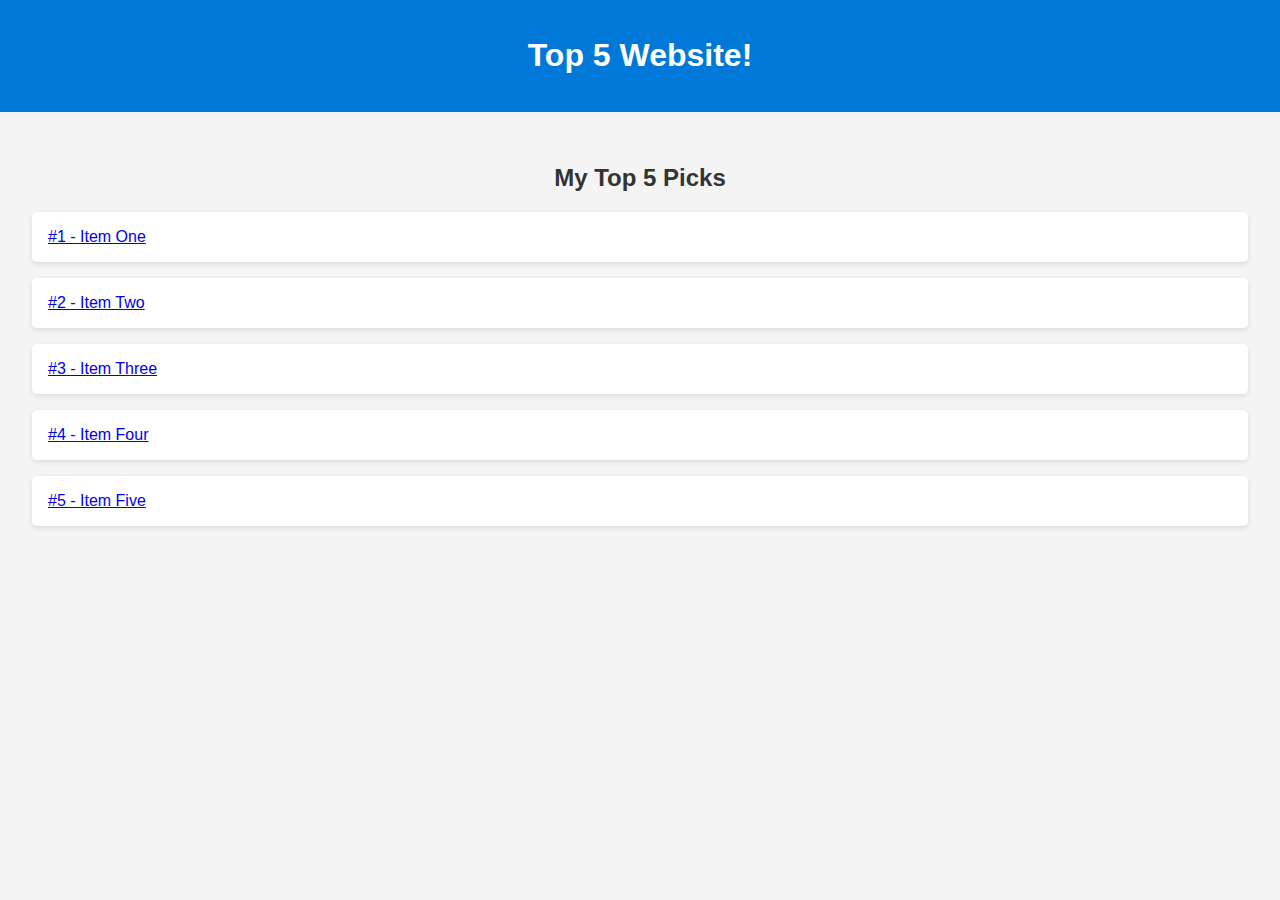
<file: Index.html>
<!DOCTYPE html>
<html lang="en">
<head>
    <meta charset="UTF-8">
    <meta name="viewport" content="width=device-width, initial-scale=1.0">
    <link href="MainPage.css" rel="stylesheet" href="styles.css">
    <title>Top 5</title>
</head>
<body>
    <header>
        <h1>Top 5 Website!</h1>
    </header>
    <main>
        <h2>My Top 5 Picks</h2>
        <ul>
            <li><a href="Item1.html" target="_blank">#1 - Item One</a></li>
            <li><a href="Item2.html" target="_blank">#2 - Item Two</a></li>
            <li><a href="Item3.html" target="_blank">#3 - Item Three</a></li>
            <li><a href="Item4.html" target="_blank">#4 - Item Four</a></li>
            <li><a href="Item5.html" target="_blank">#5 - Item Five</a></li>
        </ul>
    </main>
</body>
</html>
</file>
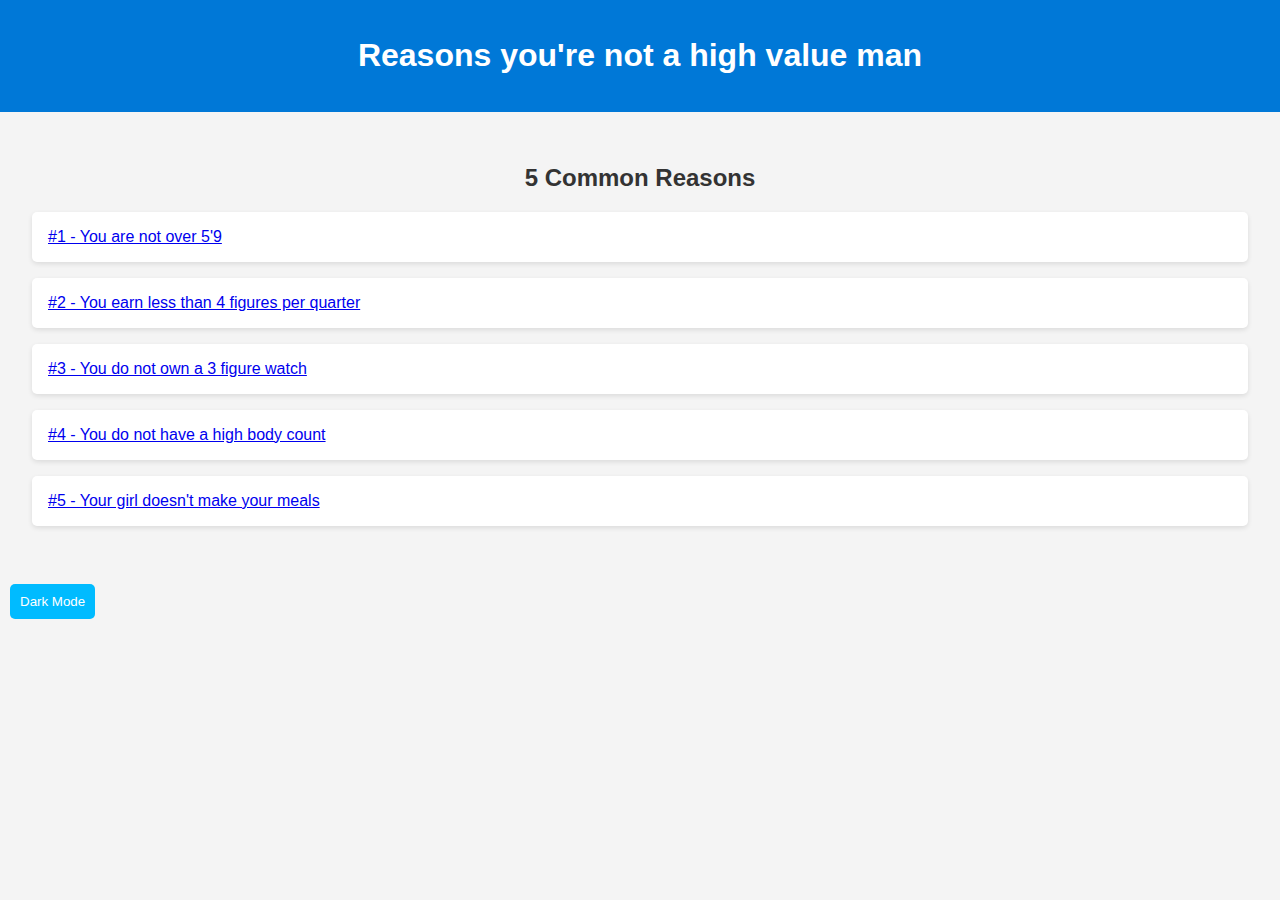
<file: index.html>
<!DOCTYPE html>
<html lang="en">
<head>
    <meta charset="UTF-8">
    <meta name="viewport" content="width=device-width, initial-scale=1.0">
    <link href="MainPage.css" rel="stylesheet">
    <title>How to be a high value man</title>
</head>
<body>
    <header>
        <h1>Reasons you're not a high value man</h1>
    </header>
    <main>
        <h2>5 Common Reasons</h2>
        <ul>
            <li><a href="Item1.html">#1 - You are not over 5'9</a></li>
            <li><a href="Item2.html">#2 - You earn less than 4 figures per quarter</a></li>
            <li><a href="Item3.html">#3 - You do not own a 3 figure watch</a></li>
            <li><a href="Item4.html">#4 - You do not have a high body count</a></li>
            <li><a href="Item5.html">#5 - Your girl doesn't make your meals</a></li>
        </ul>
    </main>
    <button id="darkModeToggle" style="margin: 10px; padding: 10px; background-color: #00bbff; color: white; border: none; border-radius: 5px; cursor: pointer;">Dark Mode</button>
    <script>
        const toggleButton = document.getElementById('darkModeToggle');

        if (localStorage.getItem('dark-mode') === 'enabled') {
            document.body.classList.add('dark-mode');
        }
    
        toggleButton.addEventListener('click', () => {
            document.body.classList.toggle('dark-mode');
            if (document.body.classList.contains('dark-mode')) {
                localStorage.setItem('dark-mode', 'enabled');
            } else {
                localStorage.setItem('dark-mode', 'disabled');
            }
        });
    </script>
</body>
</html>
</file>
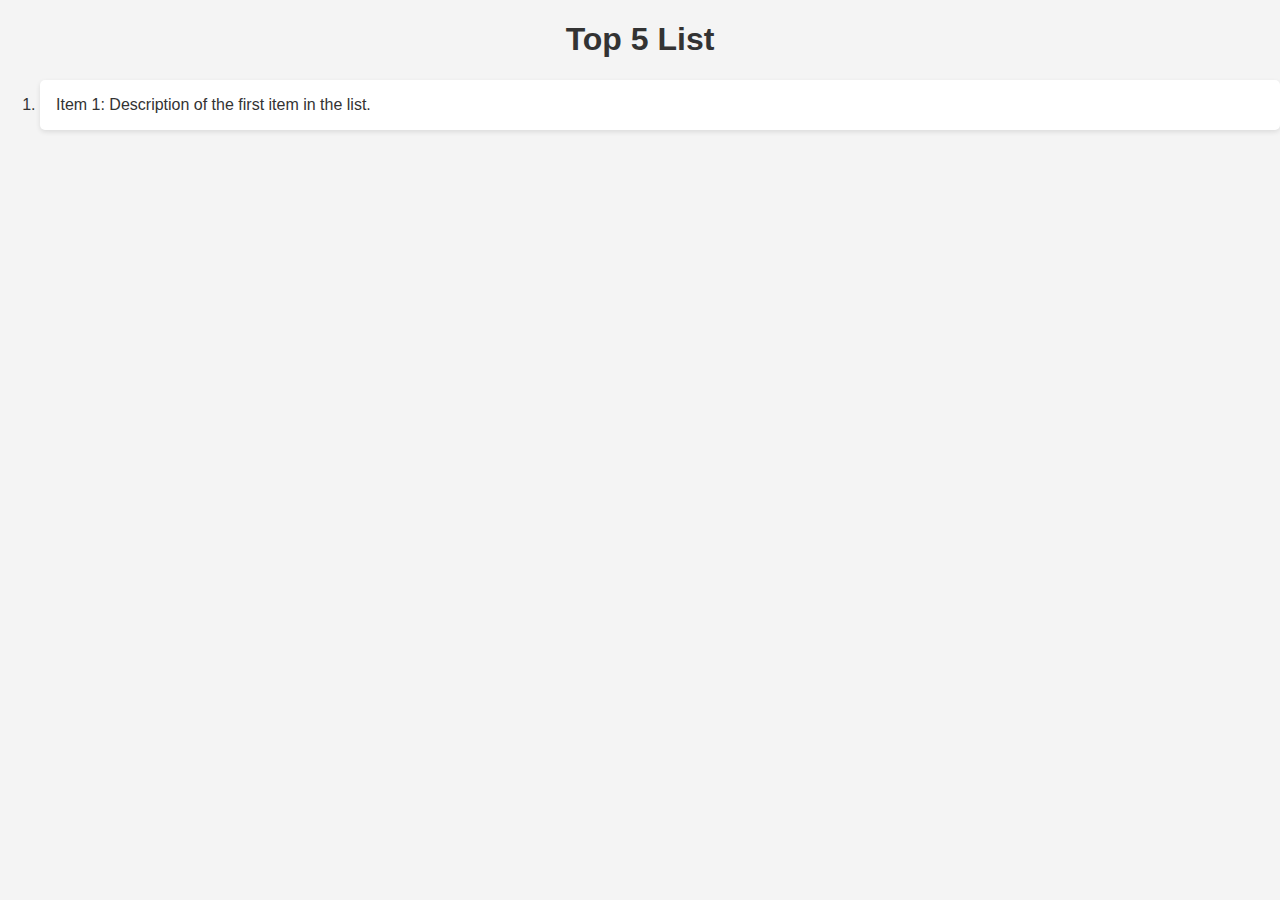
<file: Item1.html>
<!DOCTYPE html>
<html lang="en">
<head>
    <meta charset="UTF-8">
    <meta name="viewport" content="width=device-width, initial-scale=1.0">
    <link href="MainPage.css" rel="stylesheet" href="styles.css">
    <title>Top 5 List - Item 1</title>
</head>
<body>
    <h1>Top 5 List</h1>
    <ol>
        <li>Item 1: Description of the first item in the list.</li>
    </ol>
</body>
</html>
</file>
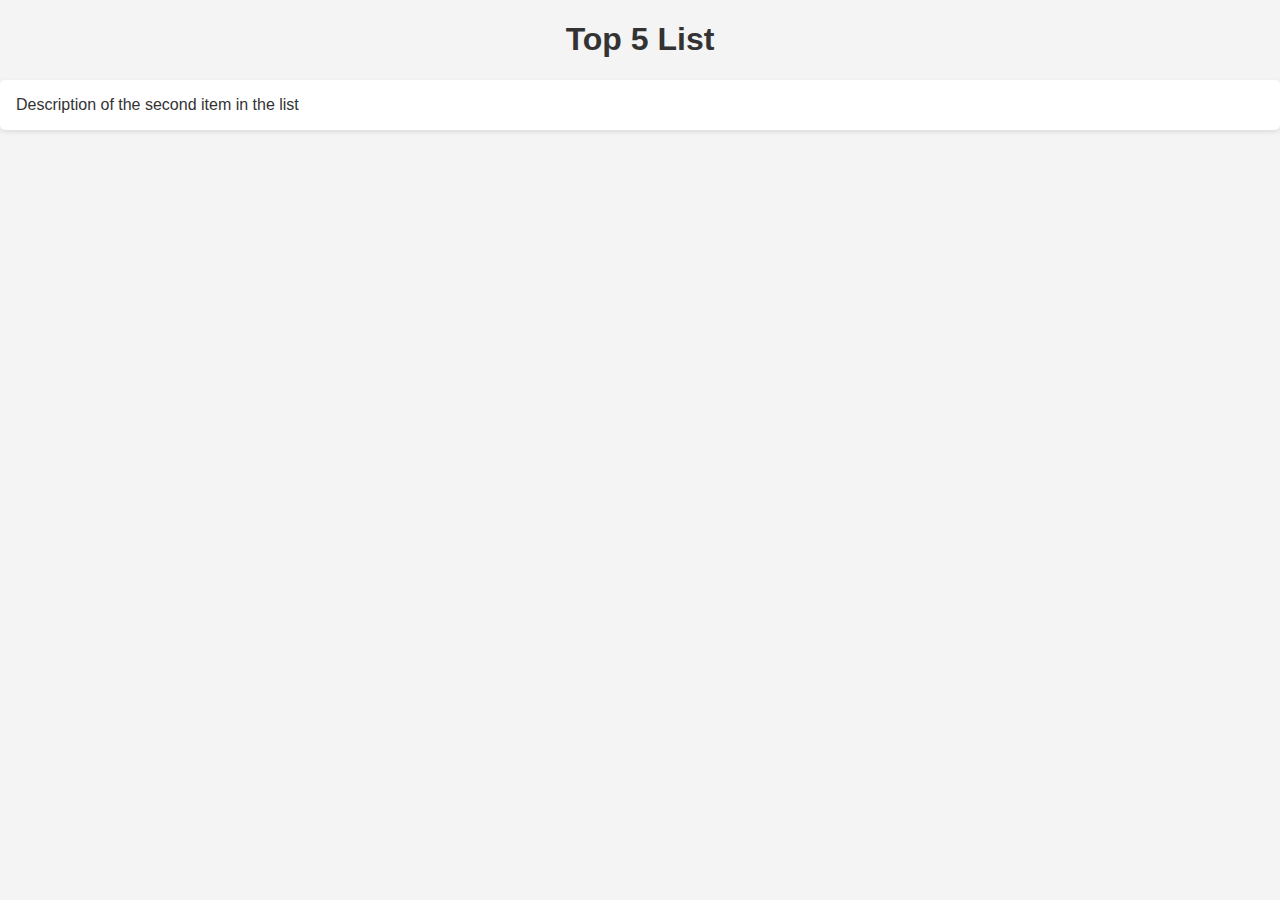
<file: Item2.html>
<!DOCTYPE html>
<html lang="en">
<head>
    <meta charset="UTF-8">
    <meta name="viewport" content="width=device-width, initial-scale=1.0">
    <link href="MainPage.css" rel="stylesheet">
    <title>Top 5 List - Item 2</title>
</head>
<body>
    <h1>Top 5 List</h1>
    <p>Description of the second item in the list</p>
</body>
</html>
</file>
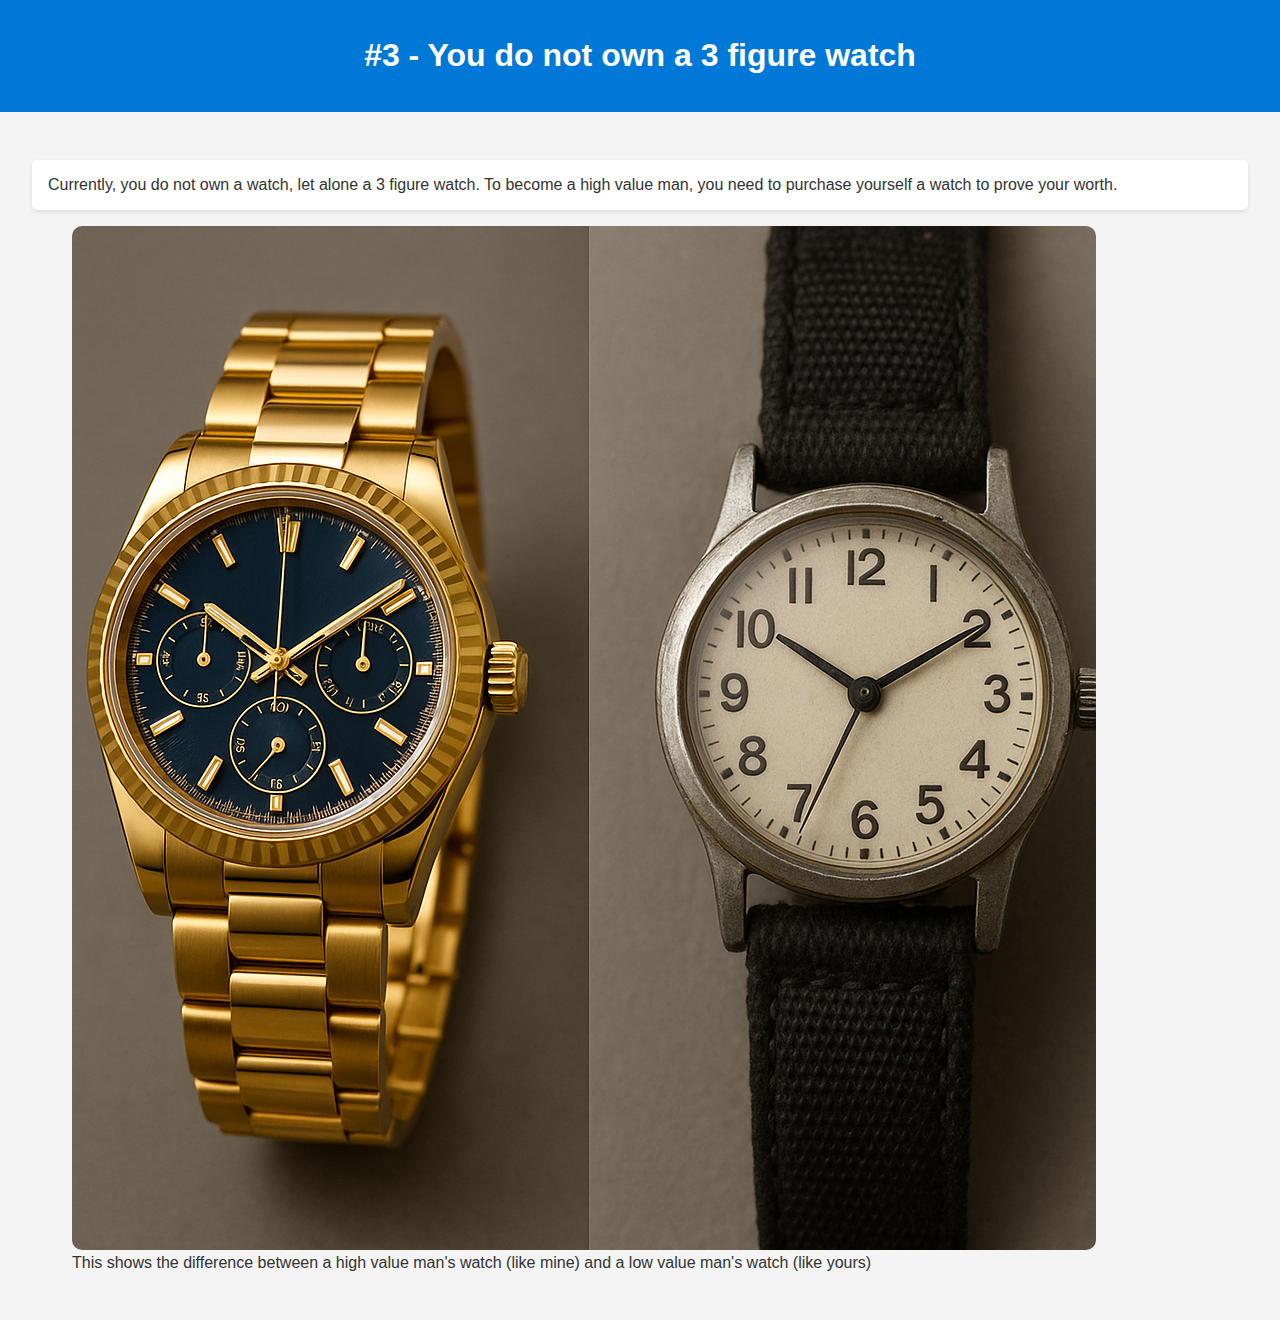
<file: Item3.html>
<!DOCTYPE html>
<html lang="en">
<head>
    <meta charset="UTF-8">
    <meta name="viewport" content="width=device-width, initial-scale=1.0">
    <link href="MainPage.css" rel="stylesheet">
    <title>Reason 3 - You do not own a 3 figure watch</title>
</head>
<body>
    <header>
        <h1>#3 - You do not own a 3 figure watch</h1>
    </header>
    <main>
        <p>Currently, you do not own a watch, let alone a 3 figure watch. To become a high value man, you need to purchase yourself a watch to prove your worth.</p>
        
        <figure>
            <img src="Image-number-3.jpg" alt="High value man's watch vs low value man's watch" style="max-width: 100%; height: auto; border-radius: 10px;">
            <figcaption>This shows the difference between a high value man's watch (like mine) and a low value man's watch (like yours)</figcaption>
        </figure>
    </main>
</body>
</html>
</file>
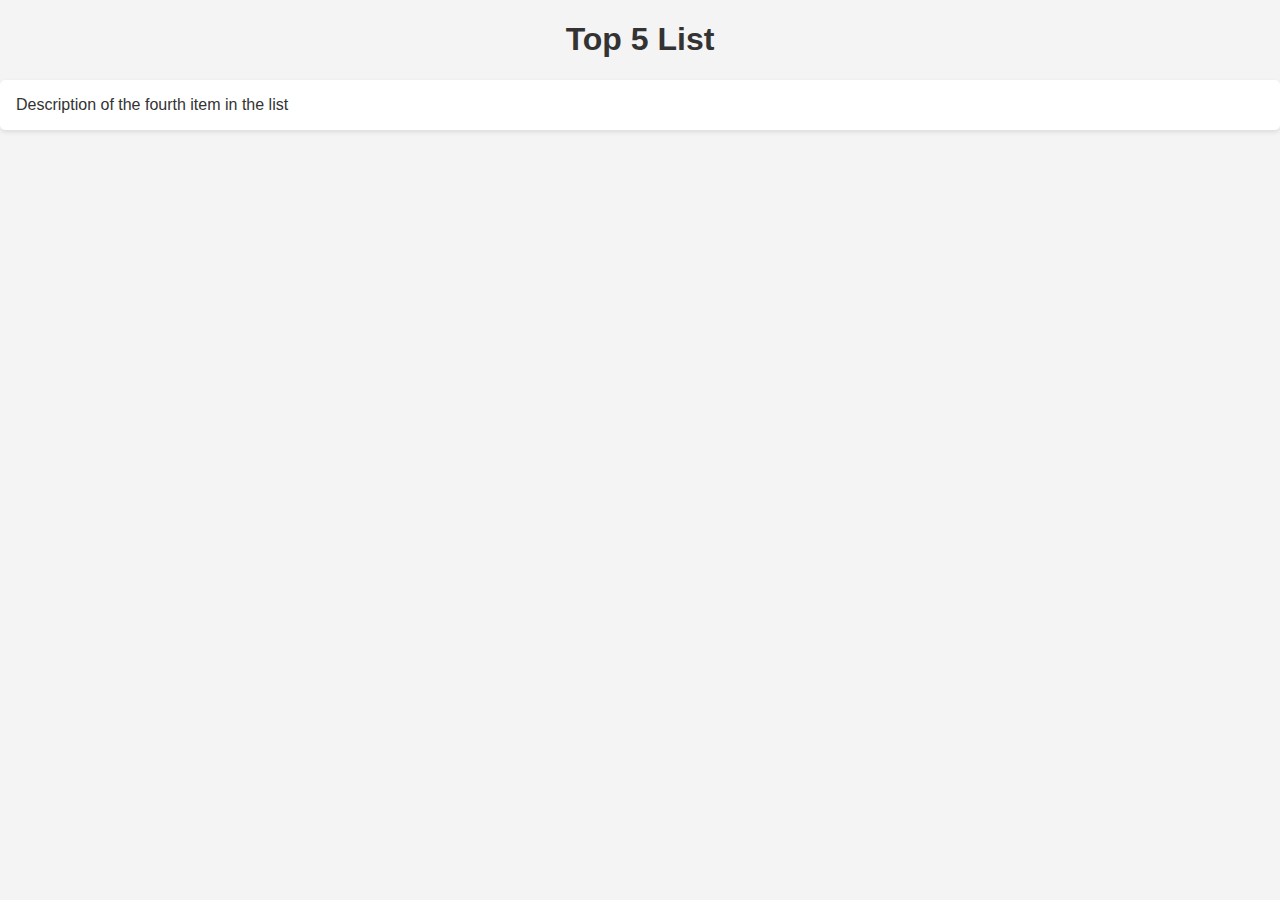
<file: Item4.html>
<!DOCTYPE html>
<html lang="en">
<head>
    <meta charset="UTF-8">
    <meta name="viewport" content="width=device-width, initial-scale=1.0">
    <link href="MainPage.css" rel="stylesheet">
    <title>Top 5 List - Item 2</title>
</head>
<body>
    <h1>Top 5 List</h1>
    <p>Description of the fourth item in the list</p>
</body>
</html>
</file>
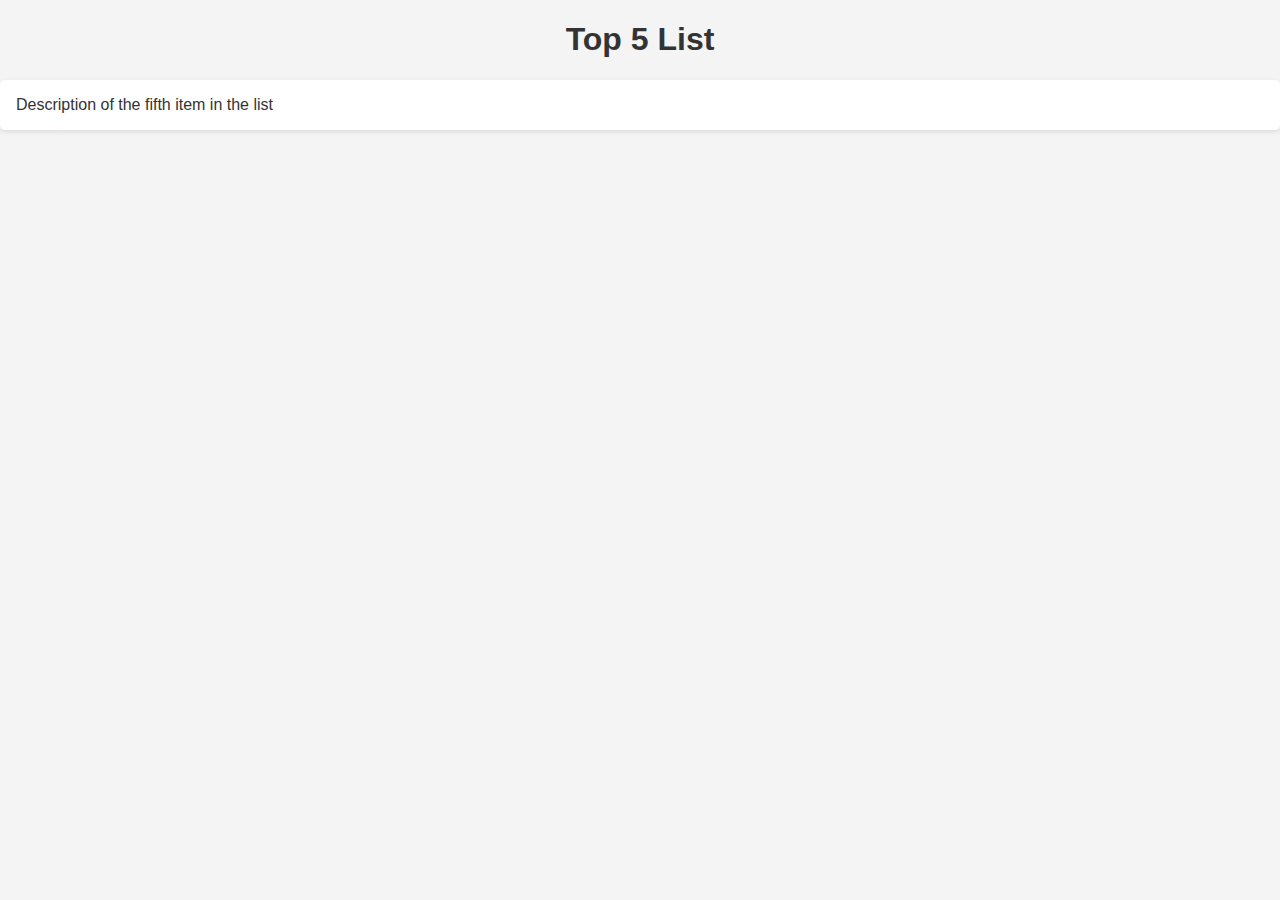
<file: Item5.html>
<!DOCTYPE html>
<html lang="en">
<head>
    <meta charset="UTF-8">
    <meta name="viewport" content="width=device-width, initial-scale=1.0">
    <link href="MainPage.css" rel="stylesheet">
    <title>Top 5 List - Item 2</title>
</head>
<body>
    <h1>Top 5 List</h1>
    <p>Description of the fifth item in the list</p>
</body>
</html>
</file>
<file: MainPage.css>
body {
    font-family: Arial, sans-serif;
    margin: 0;
    padding: 0;
    background-color: #f4f4f4;
    color: #333;
}
header {
    background-color: #0078d7;
    color: white;
    padding: 1rem 0;
    text-align: center;
}
main {
    padding: 2rem;
}
h1, h2 {
    text-align: center;
}
ul {
    list-style-type: none;
    padding: 0;
}
li {
    background: white;
    margin: 1rem 0;
    padding: 1rem;
    border-radius: 5px;
    box-shadow: 0 2px 5px rgba(0, 0, 0, 0.1);
}
p {
    background: white;
    margin: 1rem 0;
    padding: 1rem;
    border-radius: 5px;
    box-shadow: 0 2px 5px rgba(0, 0, 0, 0.1);
}
</file>
